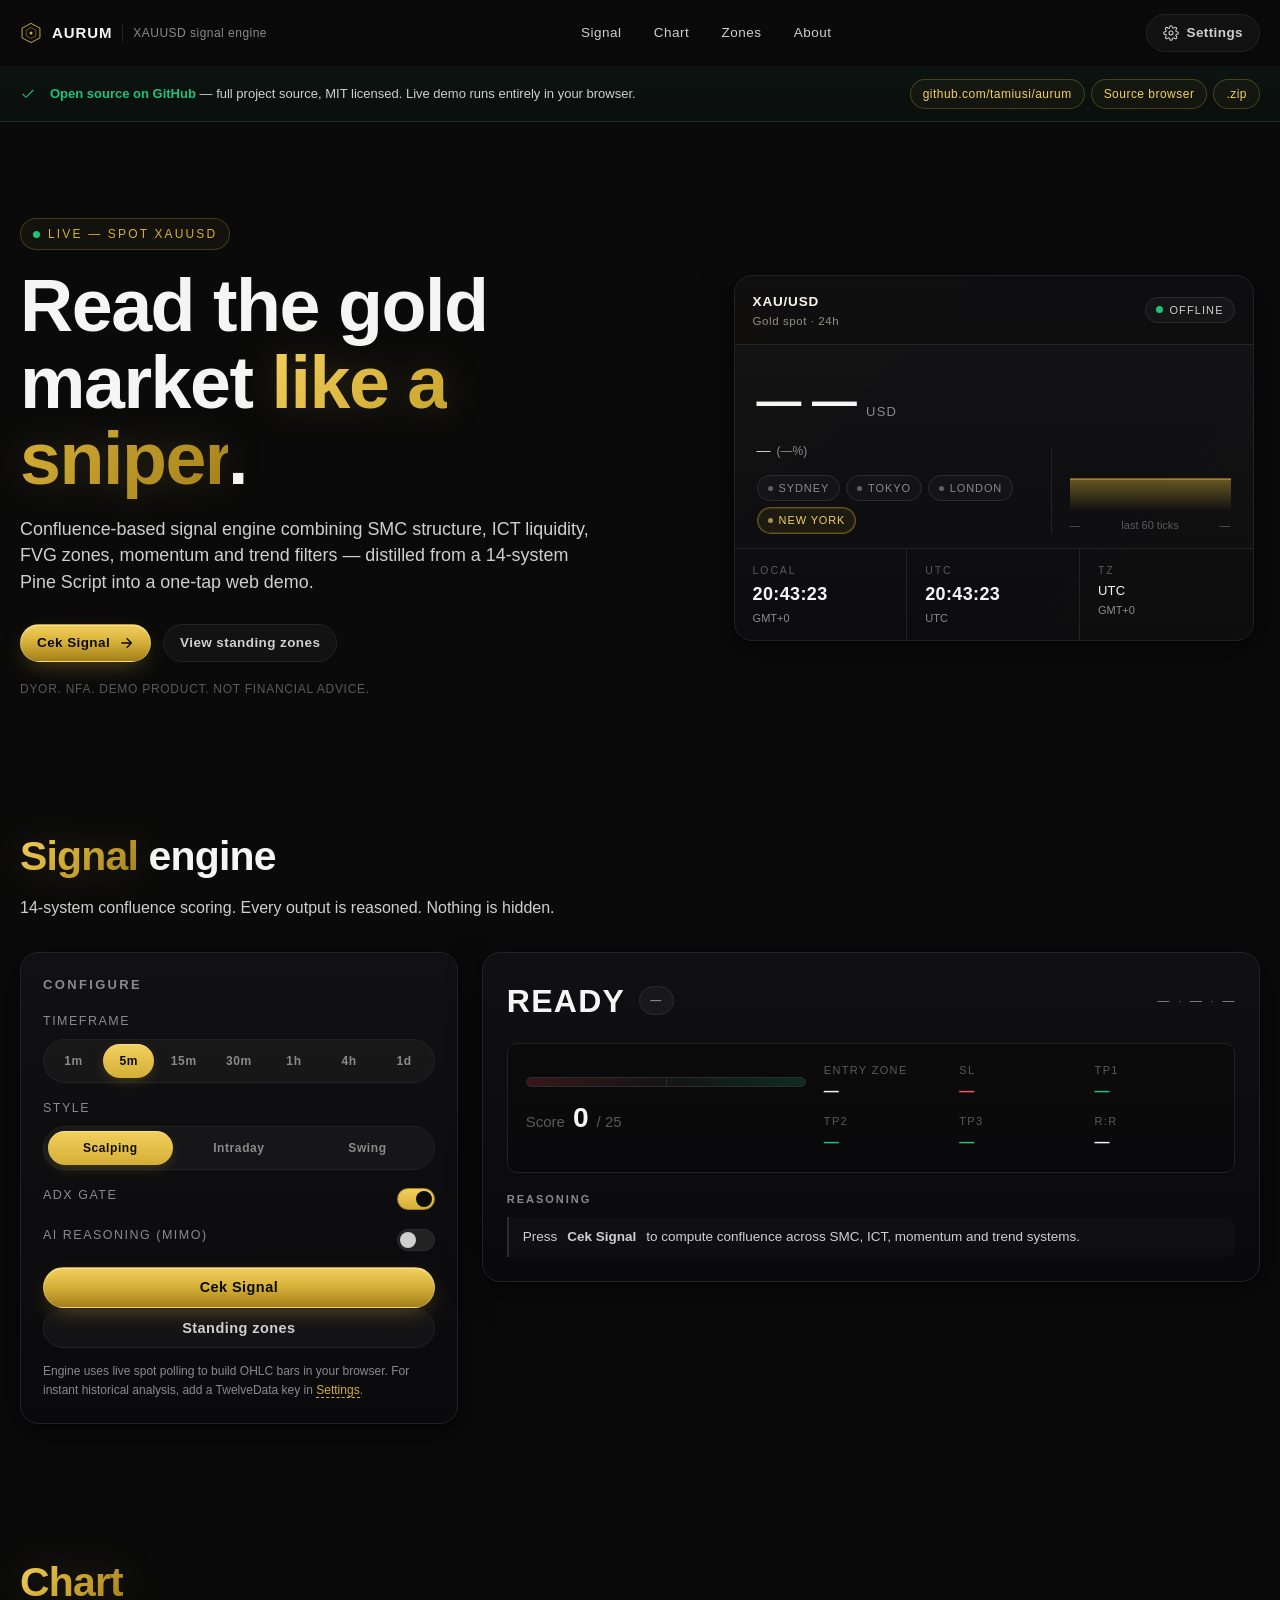
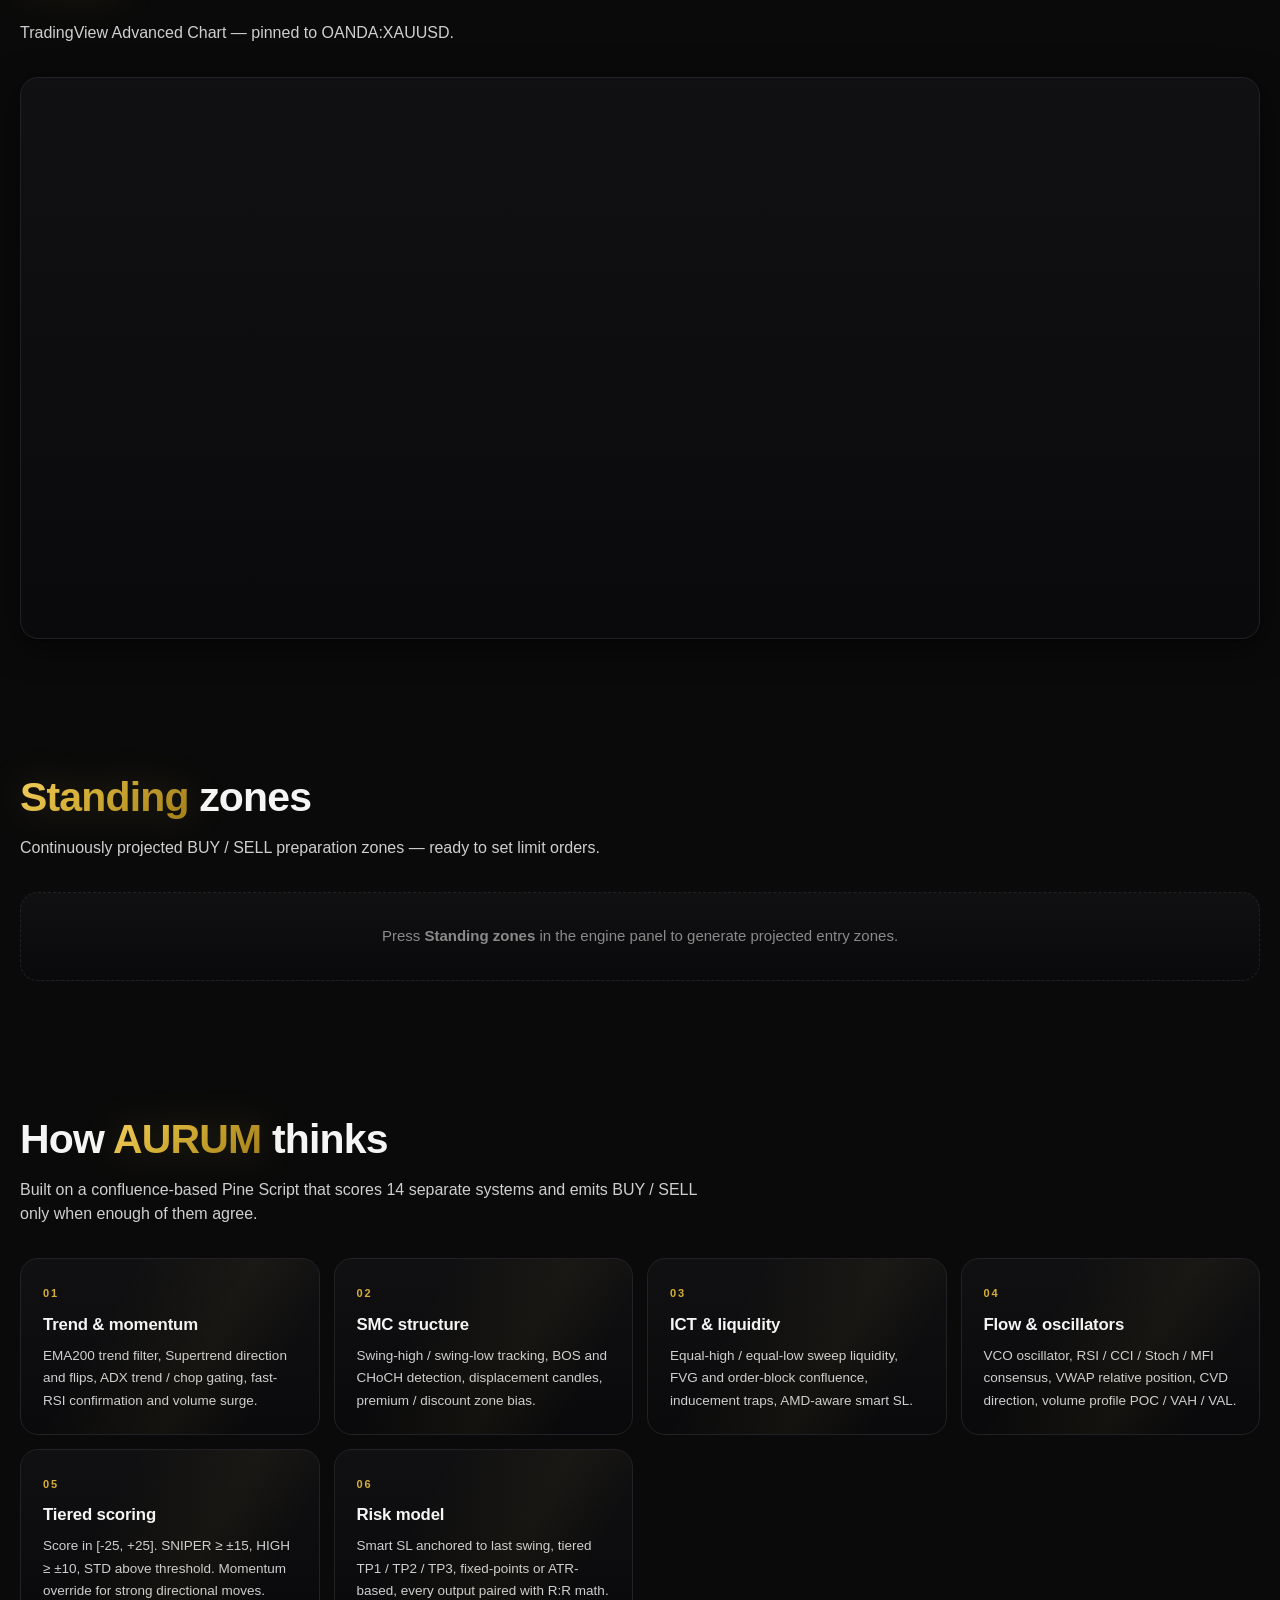
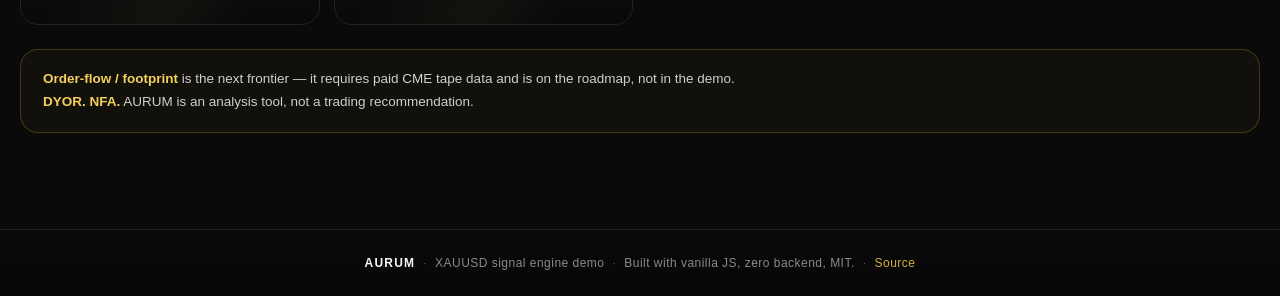
<file: index.html>
<!doctype html>
<html lang="en">
<head>
<meta charset="utf-8">
<meta name="viewport" content="width=device-width, initial-scale=1, viewport-fit=cover">
<meta name="theme-color" content="#0a0a0a">
<meta name="description" content="AURUM — XAUUSD live price and AI-assisted trading signal engine. Confluence-based scoring across SMC, ICT, and momentum systems. DYOR. NFA.">
<meta name="color-scheme" content="dark">
<title>AURUM — XAUUSD Signal Engine</title>
<link rel="preload" as="image" href="assets/bg.jpg" imagesrcset="assets/bg-mobile.jpg 1280w, assets/bg.jpg 2560w" imagesizes="100vw">
<link rel="stylesheet" href="css/style.css">
<link rel="icon" href="data:image/svg+xml;utf8,<svg xmlns='http://www.w3.org/2000/svg' viewBox='0 0 64 64'><text x='32' y='44' font-size='44' text-anchor='middle' fill='%23D4AF37' font-family='serif' font-weight='900'>A</text></svg>">
</head>
<body>

<div class="bg-layer" aria-hidden="true">
  <div class="bg-img" id="bgImg"></div>
  <div class="bg-grain"></div>
  <div class="bg-vignette"></div>
  <div class="bg-grid"></div>
</div>

<canvas id="cursorCanvas" aria-hidden="true"></canvas>

<header class="topbar" role="banner">
  <div class="topbar__inner">
    <a class="brand" href="#top" aria-label="AURUM home">
      <span class="brand__logo" aria-hidden="true">
        <svg viewBox="0 0 32 32" width="22" height="22"><path d="M16 2 L29 9 L29 23 L16 30 L3 23 L3 9 Z" fill="none" stroke="currentColor" stroke-width="1.4"/><path d="M16 8 L23 12 L23 20 L16 24 L9 20 L9 12 Z" fill="none" stroke="currentColor" stroke-width="1.2" opacity=".6"/><circle cx="16" cy="16" r="2.2" fill="currentColor"/></svg>
      </span>
      <span class="brand__name">AURUM</span>
      <span class="brand__tag">XAUUSD signal engine</span>
    </a>

    <nav class="topbar__nav" aria-label="Primary">
      <a href="#engine" class="nav-link" data-blink>Signal</a>
      <a href="#chart" class="nav-link" data-blink>Chart</a>
      <a href="#zones" class="nav-link" data-blink>Zones</a>
      <a href="#about" class="nav-link" data-blink>About</a>
    </nav>

    <div class="topbar__actions">
      <button class="btn btn--ghost" id="settingsBtn" aria-haspopup="dialog" data-blink>
        <svg viewBox="0 0 24 24" width="16" height="16" fill="none" stroke="currentColor" stroke-width="1.6" aria-hidden="true"><circle cx="12" cy="12" r="3"/><path d="M19.4 15a1.7 1.7 0 0 0 .3 1.8l.1.1a2 2 0 1 1-2.8 2.8l-.1-.1a1.7 1.7 0 0 0-1.8-.3 1.7 1.7 0 0 0-1 1.5V21a2 2 0 0 1-4 0v-.1a1.7 1.7 0 0 0-1-1.5 1.7 1.7 0 0 0-1.8.3l-.1.1a2 2 0 1 1-2.8-2.8l.1-.1a1.7 1.7 0 0 0 .3-1.8 1.7 1.7 0 0 0-1.5-1H3a2 2 0 0 1 0-4h.1a1.7 1.7 0 0 0 1.5-1 1.7 1.7 0 0 0-.3-1.8l-.1-.1a2 2 0 1 1 2.8-2.8l.1.1a1.7 1.7 0 0 0 1.8.3h.1a1.7 1.7 0 0 0 1-1.5V3a2 2 0 0 1 4 0v.1a1.7 1.7 0 0 0 1 1.5 1.7 1.7 0 0 0 1.8-.3l.1-.1a2 2 0 1 1 2.8 2.8l-.1.1a1.7 1.7 0 0 0-.3 1.8v.1a1.7 1.7 0 0 0 1.5 1H21a2 2 0 0 1 0 4h-.1a1.7 1.7 0 0 0-1.5 1z"/></svg>
        Settings
      </button>
    </div>
  </div>
</header>

<main id="top">
  <!-- Mirror notice banner -->
  <div id="mirrorNotice" class="mirror-notice is-resolved" role="status">
    <div class="container mirror-notice__inner">
      <span class="mirror-notice__icon" aria-hidden="true">
        <svg viewBox="0 0 24 24" width="16" height="16" fill="none" stroke="currentColor" stroke-width="1.6"><path d="M20 6L9 17l-5-5"/></svg>
      </span>
      <span class="mirror-notice__text">
        <strong>Open source on GitHub</strong> &mdash; full project source, MIT licensed. Live demo runs entirely in your browser.
      </span>
      <span class="mirror-notice__links">
        <a id="githubLink" class="mirror-notice__link" href="https://github.com/tamiusi/aurum" target="_blank" rel="noopener" data-blink>github.com/tamiusi/aurum</a>
        <a id="sourceLink" class="mirror-notice__link" href="source/" data-blink>Source browser</a>
        <a id="downloadSource" class="mirror-notice__link" href="aurum-source.zip" download data-blink>.zip</a>
      </span>
    </div>
  </div>

  <!-- HERO -->
  <section class="hero">
    <div class="hero__inner">

      <div class="hero__left">
        <div class="eyebrow">
          <span class="dot dot--live"></span>
          <span>LIVE — spot XAUUSD</span>
        </div>

        <h1 class="hero__title">
          Read the gold market
          <span class="grad">like a sniper</span>.
        </h1>

        <p class="hero__sub">
          Confluence-based signal engine combining SMC structure, ICT liquidity, FVG zones, momentum
          and trend filters — distilled from a 14-system Pine Script into a one-tap web demo.
        </p>

        <div class="hero__cta">
          <a class="btn btn--primary" href="#engine" data-blink>
            <span>Cek Signal</span>
            <svg viewBox="0 0 24 24" width="16" height="16" fill="none" stroke="currentColor" stroke-width="2" aria-hidden="true"><path d="M5 12h14M13 5l7 7-7 7"/></svg>
          </a>
          <a class="btn btn--ghost" href="#zones" data-blink>View standing zones</a>
        </div>

        <div class="hero__meta">
          <span>DYOR. NFA. Demo product. Not financial advice.</span>
        </div>
      </div>

      <div class="hero__right">
        <article class="price-card" id="priceCard" aria-live="polite">
          <header class="price-card__header">
            <div class="symbol">
              <span class="symbol__main">XAU/USD</span>
              <span class="symbol__sub">Gold spot · 24h</span>
            </div>
            <span class="badge badge--live"><span class="dot dot--live"></span><span id="connState">connecting</span></span>
          </header>

          <div class="price-card__body">
            <div class="price-card__quote">
              <div class="quote">
                <span class="quote__price" id="priceMain">— —</span>
                <span class="quote__unit">USD</span>
              </div>
              <div class="quote__delta" id="priceDelta">
                <span id="priceDeltaAbs">—</span>
                <span id="priceDeltaPct" class="quote__pct">(—%)</span>
              </div>
              <div class="quote__sessions" id="sessionsTrack">
                <!-- populated by clock.js -->
              </div>
            </div>

            <div class="price-card__sparkline">
              <svg viewBox="0 0 200 64" preserveAspectRatio="none" aria-hidden="true">
                <defs>
                  <linearGradient id="sparkFill" x1="0" y1="0" x2="0" y2="1">
                    <stop offset="0%" stop-color="#D4AF37" stop-opacity="0.45"/>
                    <stop offset="100%" stop-color="#D4AF37" stop-opacity="0"/>
                  </linearGradient>
                </defs>
                <path id="sparkArea" d="M0,32 L200,32 L200,64 L0,64 Z" fill="url(#sparkFill)"/>
                <path id="sparkLine" d="M0,32 L200,32" fill="none" stroke="#D4AF37" stroke-width="1.2"/>
              </svg>
              <div class="price-card__sparkmeta">
                <span id="sparkRangeLow">—</span>
                <span class="muted">last 60 ticks</span>
                <span id="sparkRangeHigh">—</span>
              </div>
            </div>
          </div>

          <footer class="price-card__footer">
            <div class="clock-block">
              <span class="clock-block__label">Local</span>
              <span class="clock-block__time" id="localTime">—</span>
              <span class="clock-block__tz" id="localTz">—</span>
            </div>
            <div class="clock-block">
              <span class="clock-block__label">UTC</span>
              <span class="clock-block__time" id="utcTime">—</span>
              <span class="clock-block__tz">UTC</span>
            </div>
            <div class="clock-block clock-block--wide">
              <span class="clock-block__label">TZ</span>
              <span class="clock-block__time clock-block__time--small" id="tzName">—</span>
              <span class="clock-block__tz" id="tzOffset">—</span>
            </div>
          </footer>
        </article>
      </div>

    </div>
  </section>

  <!-- ENGINE -->
  <section id="engine" class="section">
    <div class="container">
      <header class="section__head">
        <h2 class="section__title"><span class="grad">Signal</span> engine</h2>
        <p class="section__sub">14-system confluence scoring. Every output is reasoned. Nothing is hidden.</p>
      </header>

      <div class="engine-grid">
        <!-- Controls -->
        <aside class="panel panel--controls">
          <h3 class="panel__title">Configure</h3>

          <div class="control">
            <label class="control__label">Timeframe</label>
            <div class="seg" id="tfSeg" role="radiogroup" aria-label="Timeframe">
              <button class="seg__btn" role="radio" data-val="1m">1m</button>
              <button class="seg__btn is-on" role="radio" aria-checked="true" data-val="5m">5m</button>
              <button class="seg__btn" role="radio" data-val="15m">15m</button>
              <button class="seg__btn" role="radio" data-val="30m">30m</button>
              <button class="seg__btn" role="radio" data-val="1h">1h</button>
              <button class="seg__btn" role="radio" data-val="4h">4h</button>
              <button class="seg__btn" role="radio" data-val="1d">1d</button>
            </div>
          </div>

          <div class="control">
            <label class="control__label">Style</label>
            <div class="seg seg--3" id="modeSeg" role="radiogroup" aria-label="Trade style">
              <button class="seg__btn is-on" role="radio" aria-checked="true" data-val="scalping">Scalping</button>
              <button class="seg__btn" role="radio" data-val="intraday">Intraday</button>
              <button class="seg__btn" role="radio" data-val="swing">Swing</button>
            </div>
          </div>

          <div class="control control--row">
            <span class="control__label">ADX gate</span>
            <label class="switch">
              <input type="checkbox" id="adxGate" checked>
              <span class="switch__track"></span>
            </label>
          </div>

          <div class="control control--row">
            <span class="control__label">AI reasoning (MiMo)</span>
            <label class="switch">
              <input type="checkbox" id="aiOn">
              <span class="switch__track"></span>
            </label>
          </div>

          <button id="runSignalBtn" class="btn btn--primary btn--block" data-blink>
            <span class="btn__pulse" aria-hidden="true"></span>
            <span>Cek Signal</span>
          </button>

          <button id="standingBtn" class="btn btn--ghost btn--block" data-blink>
            Standing zones
          </button>

          <p class="panel__hint">
            Engine uses live spot polling to build OHLC bars in your browser. For instant
            historical analysis, add a TwelveData key in <a href="#" id="settingsLinkInline">Settings</a>.
          </p>
        </aside>

        <!-- Output -->
        <div class="panel panel--output">
          <div class="signal-card" id="signalCard" data-state="idle">
            <header class="signal-card__head">
              <div class="signal-card__title">
                <span class="signal-card__verdict" id="verdict">READY</span>
                <span class="signal-card__tier" id="tier">—</span>
              </div>
              <div class="signal-card__meta">
                <span id="sigTf">—</span>
                <span class="sep">·</span>
                <span id="sigStyle">—</span>
                <span class="sep">·</span>
                <span id="sigStamp">—</span>
              </div>
            </header>

            <div class="signal-card__core">
              <div class="signal-score" aria-label="Confluence score">
                <div class="signal-score__bar">
                  <div class="signal-score__zero"></div>
                  <div class="signal-score__fill" id="scoreFill"></div>
                </div>
                <div class="signal-score__nums">
                  <span class="muted">Score</span>
                  <span id="scoreNum">0</span>
                  <span class="muted">/ 25</span>
                </div>
              </div>

              <div class="signal-prices">
                <div class="sp">
                  <span class="sp__lbl">Entry zone</span>
                  <span class="sp__val" id="entryZone">—</span>
                </div>
                <div class="sp">
                  <span class="sp__lbl">SL</span>
                  <span class="sp__val sp__val--sl" id="slVal">—</span>
                </div>
                <div class="sp">
                  <span class="sp__lbl">TP1</span>
                  <span class="sp__val sp__val--tp" id="tp1Val">—</span>
                </div>
                <div class="sp">
                  <span class="sp__lbl">TP2</span>
                  <span class="sp__val sp__val--tp" id="tp2Val">—</span>
                </div>
                <div class="sp">
                  <span class="sp__lbl">TP3</span>
                  <span class="sp__val sp__val--tp" id="tp3Val">—</span>
                </div>
                <div class="sp">
                  <span class="sp__lbl">R:R</span>
                  <span class="sp__val" id="rrVal">—</span>
                </div>
              </div>
            </div>

            <div class="signal-card__reason">
              <h4 class="signal-card__h">Reasoning</h4>
              <ul id="reasonList" class="reason-list">
                <li class="reason-list__empty">Press <strong>Cek Signal</strong> to compute confluence across SMC, ICT, momentum and trend systems.</li>
              </ul>
            </div>

            <div class="signal-card__ai" id="aiBlock" hidden>
              <h4 class="signal-card__h"><span class="ai-pill">AI</span> reasoning</h4>
              <p id="aiReason" class="ai-reason">—</p>
              <p class="ai-source" id="aiSource">Local heuristic · MiMo pending</p>
            </div>
          </div>
        </div>
      </div>
    </div>
  </section>

  <!-- CHART -->
  <section id="chart" class="section">
    <div class="container">
      <header class="section__head">
        <h2 class="section__title"><span class="grad">Chart</span></h2>
        <p class="section__sub">TradingView Advanced Chart — pinned to OANDA:XAUUSD.</p>
      </header>

      <div class="panel panel--chart">
        <div class="tradingview-widget-container">
          <div id="tvChart" class="tv-chart"></div>
        </div>
      </div>
    </div>
  </section>

  <!-- ZONES -->
  <section id="zones" class="section">
    <div class="container">
      <header class="section__head">
        <h2 class="section__title"><span class="grad">Standing</span> zones</h2>
        <p class="section__sub">Continuously projected BUY / SELL preparation zones — ready to set limit orders.</p>
      </header>

      <div class="zones-grid" id="zonesGrid">
        <article class="zone-card zone-card--placeholder">
          <p>Press <strong>Standing zones</strong> in the engine panel to generate projected entry zones.</p>
        </article>
      </div>
    </div>
  </section>

  <!-- ABOUT -->
  <section id="about" class="section section--about">
    <div class="container">
      <header class="section__head">
        <h2 class="section__title">How <span class="grad">AURUM</span> thinks</h2>
        <p class="section__sub">Built on a confluence-based Pine Script that scores 14 separate systems and emits BUY / SELL only when enough of them agree.</p>
      </header>

      <div class="about-grid">
        <div class="about-card">
          <span class="about-card__num">01</span>
          <h3>Trend &amp; momentum</h3>
          <p>EMA200 trend filter, Supertrend direction and flips, ADX trend / chop gating, fast-RSI confirmation and volume surge.</p>
        </div>
        <div class="about-card">
          <span class="about-card__num">02</span>
          <h3>SMC structure</h3>
          <p>Swing-high / swing-low tracking, BOS and CHoCH detection, displacement candles, premium / discount zone bias.</p>
        </div>
        <div class="about-card">
          <span class="about-card__num">03</span>
          <h3>ICT &amp; liquidity</h3>
          <p>Equal-high / equal-low sweep liquidity, FVG and order-block confluence, inducement traps, AMD-aware smart SL.</p>
        </div>
        <div class="about-card">
          <span class="about-card__num">04</span>
          <h3>Flow &amp; oscillators</h3>
          <p>VCO oscillator, RSI / CCI / Stoch / MFI consensus, VWAP relative position, CVD direction, volume profile POC / VAH / VAL.</p>
        </div>
        <div class="about-card">
          <span class="about-card__num">05</span>
          <h3>Tiered scoring</h3>
          <p>Score in [-25, +25]. SNIPER ≥ ±15, HIGH ≥ ±10, STD above threshold. Momentum override for strong directional moves.</p>
        </div>
        <div class="about-card">
          <span class="about-card__num">06</span>
          <h3>Risk model</h3>
          <p>Smart SL anchored to last swing, tiered TP1 / TP2 / TP3, fixed-points or ATR-based, every output paired with R:R math.</p>
        </div>
      </div>

      <div class="callout">
        <strong>Order-flow / footprint</strong> is the next frontier — it requires paid CME tape data and is on the roadmap, not in the demo.
        <br><strong>DYOR. NFA.</strong> AURUM is an analysis tool, not a trading recommendation.
      </div>
    </div>
  </section>
</main>

<footer class="footer">
  <div class="container footer__inner">
    <span class="footer__brand">AURUM</span>
    <span class="footer__sep">·</span>
    <span>XAUUSD signal engine demo</span>
    <span class="footer__sep">·</span>
    <span>Built with vanilla JS, zero backend, MIT.</span>
    <span class="footer__sep">·</span>
    <a href="https://github.com/tamiusi/aurum" target="_blank" rel="noopener">Source</a>
  </div>
</footer>

<!-- Settings dialog -->
<dialog id="settingsDlg" class="dlg">
  <form method="dialog" class="dlg__form">
    <header class="dlg__head">
      <h3>Settings</h3>
      <button class="dlg__close" value="cancel" aria-label="Close">×</button>
    </header>

    <div class="dlg__body">
      <label class="field">
        <span class="field__label">TwelveData API key (optional)</span>
        <input type="password" id="tdKey" autocomplete="off" placeholder="paste key — stored only in your browser">
        <span class="field__hint">Free tier on twelvedata.com gives 800 req/day. Without a key, AURUM still works using live spot polling.</span>
      </label>

      <label class="field">
        <span class="field__label">MiMo API key (optional)</span>
        <input type="password" id="mimoKey" autocomplete="off" placeholder="paste key — stored only in your browser">
        <span class="field__hint">When MiMo platform is live, paste the key here to unlock AI reasoning.</span>
      </label>

      <label class="field">
        <span class="field__label">MiMo endpoint</span>
        <input type="text" id="mimoEndpoint" autocomplete="off" placeholder="https://token-plan-sgp.xiaomimimo.com/v1">
        <span class="field__hint">OpenAI-compatible base URL. Leave default unless your account uses a different region.</span>
      </label>

      <label class="field">
        <span class="field__label">MiMo model</span>
        <input type="text" id="mimoModel" autocomplete="off" placeholder="mimo-v2.5-pro">
        <span class="field__hint">Model id used for AI reasoning calls.</span>
      </label>

      <label class="field">
        <span class="field__label">Reduce motion</span>
        <input type="checkbox" id="reducedMotion">
        <span class="field__hint">Disable cursor trail, glow blinks and bg parallax.</span>
      </label>
    </div>

    <footer class="dlg__foot">
      <button class="btn btn--ghost" value="cancel">Cancel</button>
      <button class="btn btn--primary" id="saveSettings" type="submit">Save</button>
    </footer>
  </form>
</dialog>

<!-- Toast -->
<div id="toast" class="toast" role="status" aria-live="polite"></div>

<!-- Scripts -->
<script src="js/util.js"></script>
<script src="js/cursor.js"></script>
<script src="js/clock.js"></script>
<script src="js/price.js"></script>
<script src="js/indicators.js"></script>
<script src="js/smc.js"></script>
<script src="js/engine.js"></script>
<script src="js/data.js"></script>
<script src="js/ui.js"></script>
<script src="js/app.js"></script>

</body>
</html>
</file>
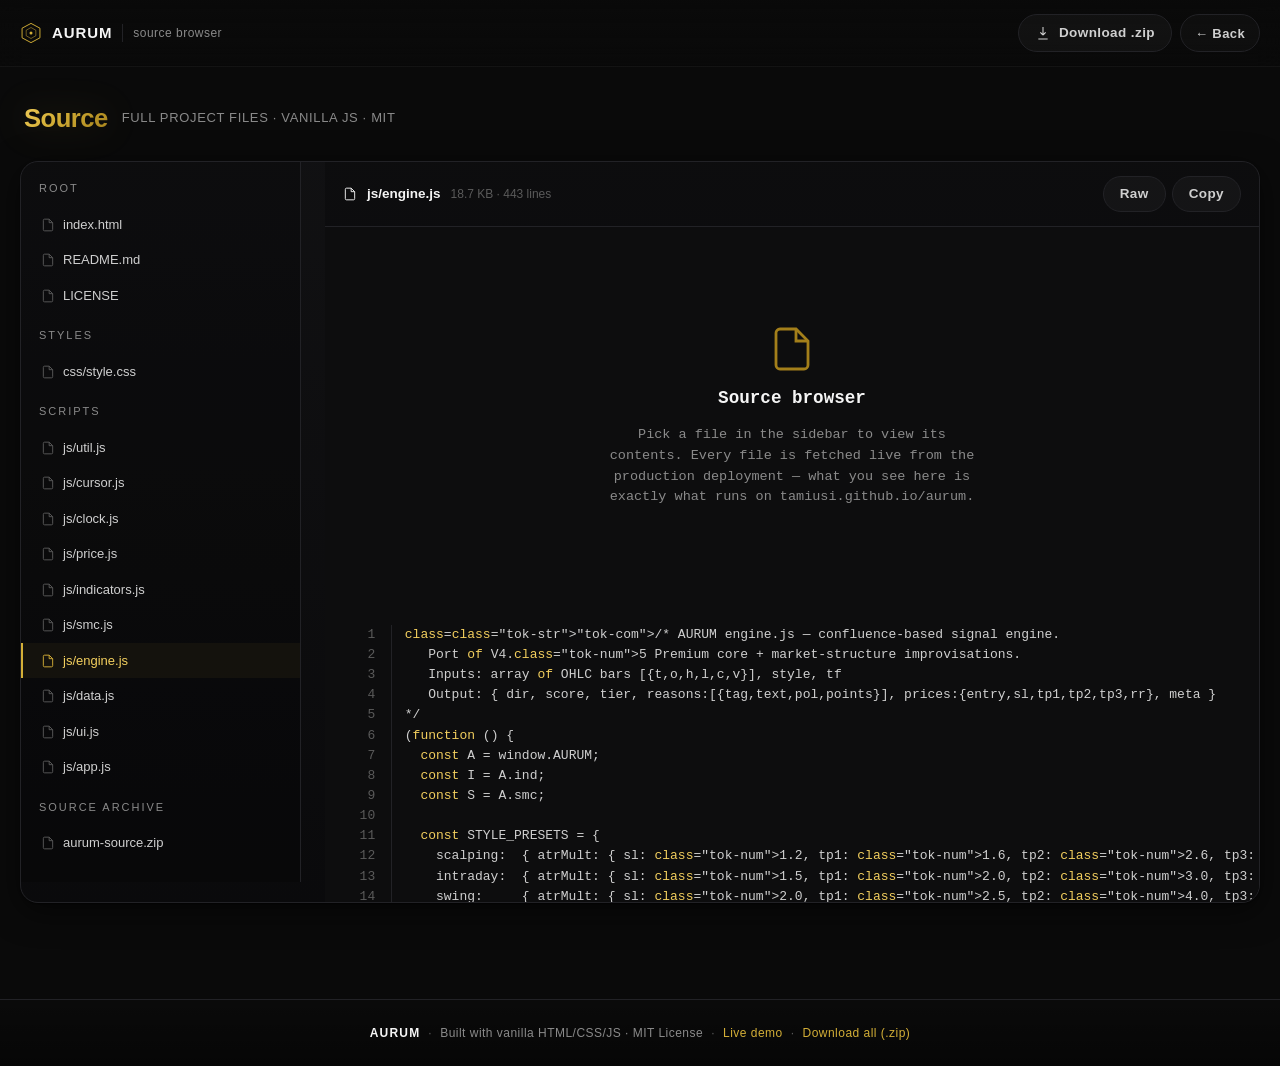
<file: source/index.html>
<!doctype html>
<html lang="en">
<head>
<meta charset="utf-8">
<meta name="viewport" content="width=device-width, initial-scale=1">
<meta name="theme-color" content="#0a0a0a">
<title>AURUM — Source Browser</title>
<link rel="stylesheet" href="../css/style.css">
<style>
  body{padding-top:0}
  .source-app{padding:32px 20px 96px;min-height:100vh;}
  .source-grid{
    display:grid;grid-template-columns:280px 1fr;gap:24px;
    max-width:1280px;margin:0 auto;
    background:linear-gradient(180deg, rgba(18,18,20,.85), rgba(10,10,12,.85));
    border:1px solid var(--border);
    border-radius:var(--r-lg);
    overflow:hidden;
    box-shadow:var(--shadow);
  }
  @media (max-width:780px){.source-grid{grid-template-columns:1fr}}
  .file-tree{
    border-right:1px solid var(--border);
    padding:18px 0;
    max-height:80vh;overflow-y:auto;
    background:rgba(0,0,0,.25);
  }
  @media (max-width:780px){.file-tree{border-right:none;border-bottom:1px solid var(--border);max-height:none}}
  .tree-h{font-size:11px;letter-spacing:.18em;text-transform:uppercase;color:var(--muted);padding:0 18px 10px}
  .tree-group{margin-bottom:14px}
  .tree-item{
    display:flex;align-items:center;gap:8px;
    padding:8px 18px;font-size:13px;color:var(--ink-dim);
    border-left:2px solid transparent;
    cursor:pointer;
    transition:color .2s,background .2s,border-color .2s;
    user-select:none;
  }
  .tree-item:hover{color:var(--ink);background:rgba(255,255,255,.03)}
  .tree-item.is-active{
    color:var(--gold-2);
    background:rgba(212,175,55,.05);
    border-left-color:var(--gold);
  }
  .tree-item__icon{flex-shrink:0;color:var(--muted-2);width:14px;height:14px}
  .tree-item.is-active .tree-item__icon{color:var(--gold)}
  .tree-item__size{margin-left:auto;font-size:11px;color:var(--muted-2);font-feature-settings:"tnum" 1}

  .file-view{display:flex;flex-direction:column;min-width:0}
  .file-view__head{
    display:flex;align-items:center;justify-content:space-between;flex-wrap:wrap;gap:10px;
    padding:14px 18px;border-bottom:1px solid var(--border);
    background:rgba(0,0,0,.25);
  }
  .file-view__title{
    font-size:13.5px;color:var(--ink);font-weight:600;
    display:flex;align-items:center;gap:10px;
    font-feature-settings:"tnum" 1;
  }
  .file-view__title small{color:var(--muted-2);font-weight:400;font-size:12px}
  .file-view__actions{display:flex;gap:6px}
  .file-view__body{
    overflow:auto;max-height:75vh;
    background:#0d0d0e;
    font-family:"JetBrains Mono","Fira Code",ui-monospace,SFMono-Regular,Consolas,monospace;
    font-size:13px;line-height:1.55;
  }
  .file-view__pre{
    margin:0;padding:18px 20px;
    color:var(--ink-dim);
    white-space:pre;
    tab-size:2;
  }
  .file-view__lineno{
    display:inline-block;width:3.6em;color:var(--muted-2);
    text-align:right;padding-right:1.2em;user-select:none;
    border-right:1px solid var(--border);margin-right:1em;
  }
  .empty-state{
    display:flex;flex-direction:column;align-items:center;justify-content:center;
    padding:64px 32px;color:var(--muted);text-align:center;gap:12px;
    min-height:380px;
  }
  .empty-state svg{color:var(--gold-deep)}
  .empty-state h3{font-size:1.1rem;color:var(--ink);font-weight:600}
  .empty-state p{font-size:13.5px;max-width:380px}

  /* simple syntax highlight */
  .tok-key{color:#f3cf5e}
  .tok-str{color:#9bd6a8}
  .tok-num{color:#d4af37}
  .tok-com{color:#5a5a5a;font-style:italic}
  .tok-fn{color:#7fc4ff}
  .tok-tag{color:#ff8aa1}
  .tok-attr{color:#f3cf5e}
  .tok-prop{color:#7fc4ff}

  .source-head{
    max-width:1280px;margin:0 auto 24px;padding:0 4px;
    display:flex;align-items:center;justify-content:space-between;flex-wrap:wrap;gap:14px;
  }
  .source-head h1{
    font-size:1.6rem;font-weight:700;letter-spacing:-.02em;
    display:flex;align-items:center;gap:14px;
  }
  .source-head h1 small{color:var(--muted);font-weight:400;font-size:13px;letter-spacing:.05em;text-transform:uppercase}
  .back-btn{
    color:var(--ink-dim);font-size:13px;
    padding:8px 14px;border-radius:var(--r-pill);
    border:1px solid var(--border);background:rgba(255,255,255,.02);
  }
  .back-btn:hover{color:var(--ink);background:rgba(255,255,255,.05)}
</style>
</head>
<body>

<div class="bg-layer" aria-hidden="true">
  <div class="bg-img"></div>
  <div class="bg-grain"></div>
  <div class="bg-vignette"></div>
  <div class="bg-grid"></div>
</div>

<canvas id="cursorCanvas" aria-hidden="true"></canvas>

<header class="topbar" role="banner">
  <div class="topbar__inner">
    <a class="brand" href="../" aria-label="AURUM home">
      <span class="brand__logo" aria-hidden="true">
        <svg viewBox="0 0 32 32" width="22" height="22"><path d="M16 2 L29 9 L29 23 L16 30 L3 23 L3 9 Z" fill="none" stroke="currentColor" stroke-width="1.4"/><path d="M16 8 L23 12 L23 20 L16 24 L9 20 L9 12 Z" fill="none" stroke="currentColor" stroke-width="1.2" opacity=".6"/><circle cx="16" cy="16" r="2.2" fill="currentColor"/></svg>
      </span>
      <span class="brand__name">AURUM</span>
      <span class="brand__tag">source browser</span>
    </a>
    <div class="topbar__actions">
      <a class="btn btn--ghost" href="../aurum-source.zip" download data-blink>
        <svg viewBox="0 0 24 24" width="16" height="16" fill="none" stroke="currentColor" stroke-width="1.6" aria-hidden="true"><path d="M12 3v12m0 0l-4-4m4 4l4-4M5 21h14"/></svg>
        Download .zip
      </a>
      <a class="btn btn--ghost back-btn" href="../" data-blink>← Back</a>
    </div>
  </div>
</header>

<main class="source-app">
  <div class="source-head">
    <h1><span class="grad">Source</span> <small>full project files · vanilla JS · MIT</small></h1>
  </div>

  <div class="source-grid">
    <aside class="file-tree" id="fileTree" aria-label="File tree"></aside>
    <section class="file-view">
      <header class="file-view__head">
        <div class="file-view__title" id="viewTitle">
          <svg viewBox="0 0 24 24" width="14" height="14" fill="none" stroke="currentColor" stroke-width="1.6"><path d="M14 2H6a2 2 0 0 0-2 2v16a2 2 0 0 0 2 2h12a2 2 0 0 0 2-2V8z"/><path d="M14 2v6h6"/></svg>
          <span>Select a file</span>
        </div>
        <div class="file-view__actions" id="viewActions"></div>
      </header>
      <div class="file-view__body">
        <div class="empty-state" id="emptyState">
          <svg viewBox="0 0 24 24" width="48" height="48" fill="none" stroke="currentColor" stroke-width="1.4"><path d="M14 2H6a2 2 0 0 0-2 2v16a2 2 0 0 0 2 2h12a2 2 0 0 0 2-2V8z"/><path d="M14 2v6h6"/></svg>
          <h3>Source browser</h3>
          <p>Pick a file in the sidebar to view its contents. Every file is fetched live from the production deployment — what you see here is exactly what runs on tamiusi.github.io/aurum.</p>
        </div>
        <pre class="file-view__pre" id="viewPre" hidden></pre>
      </div>
    </section>
  </div>
</main>

<footer class="footer">
  <div class="container footer__inner">
    <span class="footer__brand">AURUM</span>
    <span class="footer__sep">·</span>
    <span>Built with vanilla HTML/CSS/JS · MIT License</span>
    <span class="footer__sep">·</span>
    <a href="../">Live demo</a>
    <span class="footer__sep">·</span>
    <a href="../aurum-source.zip" download>Download all (.zip)</a>
  </div>
</footer>

<script src="../js/util.js"></script>
<script src="../js/cursor.js"></script>
<script>
(function(){
  const FILES = [
    { group: "Root", items: [
      { path: "index.html", lang: "html", desc: "Main app HTML, structure & widgets" },
      { path: "README.md", lang: "md", desc: "Project README" },
      { path: "LICENSE", lang: "txt", desc: "MIT License" },
    ]},
    { group: "Styles", items: [
      { path: "css/style.css", lang: "css", desc: "Theme: black + gold, animated bg, layouts" },
    ]},
    { group: "Scripts", items: [
      { path: "js/util.js", lang: "js", desc: "Utility helpers, event bus, formatters" },
      { path: "js/cursor.js", lang: "js", desc: "Gold cursor trail canvas" },
      { path: "js/clock.js", lang: "js", desc: "Local + UTC + tz auto-detect, market sessions" },
      { path: "js/price.js", lang: "js", desc: "Live spot polling + sparkline" },
      { path: "js/indicators.js", lang: "js", desc: "TA primitives: EMA, RSI, ATR, ADX, Supertrend, CCI, Stoch, VWAP" },
      { path: "js/smc.js", lang: "js", desc: "SMC/ICT structure: swings, BOS/CHoCH, FVG, EQH/EQL, premium/discount" },
      { path: "js/engine.js", lang: "js", desc: "14-system confluence engine + standing zones + MiMo AI call" },
      { path: "js/data.js", lang: "js", desc: "Bar-data fetcher with multi-source CORS-proxied fallback" },
      { path: "js/ui.js", lang: "js", desc: "Segmented controls, dialog, signal/zone rendering" },
      { path: "js/app.js", lang: "js", desc: "App entrypoint, wires events" },
    ]},
    { group: "Source archive", items: [
      { path: "aurum-source.zip", lang: "bin", desc: "Full source bundle (.zip)" },
    ]},
  ];

  const tree = document.getElementById("fileTree");
  const viewTitle = document.getElementById("viewTitle");
  const viewActions = document.getElementById("viewActions");
  const viewPre = document.getElementById("viewPre");
  const emptyState = document.getElementById("emptyState");

  // Build tree
  FILES.forEach(g => {
    const wrap = document.createElement("div");
    wrap.className = "tree-group";
    wrap.innerHTML = `<div class="tree-h">${g.group}</div>`;
    g.items.forEach(it => {
      const a = document.createElement("a");
      a.className = "tree-item";
      a.href = "#" + encodeURIComponent(it.path);
      a.dataset.path = it.path;
      a.dataset.lang = it.lang;
      a.innerHTML = `
        <svg class="tree-item__icon" viewBox="0 0 24 24" width="14" height="14" fill="none" stroke="currentColor" stroke-width="1.6"><path d="M14 2H6a2 2 0 0 0-2 2v16a2 2 0 0 0 2 2h12a2 2 0 0 0 2-2V8z"/><path d="M14 2v6h6"/></svg>
        <span>${it.path}</span>
      `;
      a.addEventListener("click", e => { e.preventDefault(); selectFile(it); });
      wrap.appendChild(a);
    });
    tree.appendChild(wrap);
  });

  function setActive(path) {
    document.querySelectorAll(".tree-item").forEach(el => {
      el.classList.toggle("is-active", el.dataset.path === path);
    });
  }

  function escapeHtml(s) {
    return s.replace(/[&<>"']/g, c => ({"&":"&amp;","<":"&lt;",">":"&gt;",'"':"&quot;","'":"&#39;"}[c]));
  }

  function highlightJS(src) {
    const KW = /\b(const|let|var|function|return|if|else|for|while|do|switch|case|break|continue|new|class|extends|super|this|throw|try|catch|finally|async|await|of|in|typeof|instanceof|null|undefined|true|false|export|import|from|default|void|yield|delete|with)\b/g;
    let out = escapeHtml(src);
    out = out.replace(/(\/\/[^\n]*|\/\*[\s\S]*?\*\/)/g, '<span class="tok-com">$1</span>');
    out = out.replace(/(["'`])((?:\\.|(?!\1).)*?)\1/g, '<span class="tok-str">$1$2$1</span>');
    out = out.replace(/\b(\d+\.?\d*)\b/g, '<span class="tok-num">$1</span>');
    out = out.replace(KW, '<span class="tok-key">$1</span>');
    out = out.replace(/\b([A-Za-z_$][\w$]*)(?=\s*\()/g, '<span class="tok-fn">$1</span>');
    return out;
  }

  function highlightCSS(src) {
    let out = escapeHtml(src);
    out = out.replace(/(\/\*[\s\S]*?\*\/)/g, '<span class="tok-com">$1</span>');
    out = out.replace(/(\#[a-fA-F0-9]{3,8}\b|\b\d+(\.\d+)?(px|em|rem|vh|vw|%|s|ms|deg)?\b)/g, '<span class="tok-num">$1</span>');
    out = out.replace(/("[^"]*"|'[^']*')/g, '<span class="tok-str">$1</span>');
    out = out.replace(/([\w\-]+)(?=\s*:)/g, '<span class="tok-prop">$1</span>');
    out = out.replace(/(@[\w\-]+|--[\w\-]+)/g, '<span class="tok-key">$1</span>');
    return out;
  }

  function highlightHTML(src) {
    let out = escapeHtml(src);
    out = out.replace(/(&lt;!--[\s\S]*?--&gt;)/g, '<span class="tok-com">$1</span>');
    out = out.replace(/(&lt;\/?)([\w\-]+)/g, '$1<span class="tok-tag">$2</span>');
    out = out.replace(/(\s)([\w\-]+)(=)/g, '$1<span class="tok-attr">$2</span>$3');
    out = out.replace(/(="[^"]*"|='[^']*')/g, c => '<span class="tok-str">' + c.slice(1) + '</span>');
    return out;
  }

  function highlight(src, lang) {
    if (lang === "js") return highlightJS(src);
    if (lang === "css") return highlightCSS(src);
    if (lang === "html") return highlightHTML(src);
    return escapeHtml(src);
  }

  function withLineNumbers(html, raw) {
    const lines = raw.split("\n");
    const hlLines = html.split("\n");
    return hlLines.map((l, i) => `<span class="file-view__lineno">${i + 1}</span>${l}`).join("\n");
  }

  async function selectFile(it) {
    history.replaceState(null, "", "#" + encodeURIComponent(it.path));
    setActive(it.path);
    viewTitle.innerHTML = `
      <svg viewBox="0 0 24 24" width="14" height="14" fill="none" stroke="currentColor" stroke-width="1.6"><path d="M14 2H6a2 2 0 0 0-2 2v16a2 2 0 0 0 2 2h12a2 2 0 0 0 2-2V8z"/><path d="M14 2v6h6"/></svg>
      <span>${it.path}</span>
      <small id="byteCount">loading…</small>
    `;
    viewActions.innerHTML = `
      <a class="btn btn--ghost" href="../${it.path}" target="_blank" rel="noopener">Raw</a>
      <button class="btn btn--ghost" id="copyBtn">Copy</button>
    `;
    emptyState.hidden = true;
    viewPre.hidden = false;
    viewPre.textContent = "loading…";

    if (it.lang === "bin") {
      viewPre.hidden = true;
      emptyState.hidden = false;
      emptyState.innerHTML = `
        <svg viewBox="0 0 24 24" width="48" height="48" fill="none" stroke="currentColor" stroke-width="1.4"><path d="M21 15v4a2 2 0 0 1-2 2H5a2 2 0 0 1-2-2v-4M7 10l5 5 5-5M12 15V3"/></svg>
        <h3>Binary file</h3>
        <p><a href="../${it.path}" download class="btn btn--primary">Download ${it.path}</a></p>
      `;
      return;
    }

    try {
      const r = await fetch("../" + it.path, { cache: "no-store" });
      if (!r.ok) throw new Error(r.status);
      const text = await r.text();
      const bc = document.getElementById("byteCount");
      if (bc) bc.textContent = `${(text.length / 1024).toFixed(1)} KB · ${text.split("\n").length} lines`;
      const hl = highlight(text, it.lang);
      viewPre.innerHTML = withLineNumbers(hl, text);
      const copy = document.getElementById("copyBtn");
      if (copy) copy.addEventListener("click", () => {
        navigator.clipboard.writeText(text).then(() => {
          copy.textContent = "Copied";
          setTimeout(() => copy.textContent = "Copy", 1400);
        });
      });
    } catch (e) {
      viewPre.textContent = "Error: " + e.message;
    }
  }

  // Open from hash or default to index.html
  const hash = decodeURIComponent(location.hash.slice(1));
  const initial = (() => {
    for (const g of FILES) for (const it of g.items) if (it.path === hash) return it;
    return FILES[2].items[6]; // engine.js by default
  })();
  if (initial) selectFile(initial);
})();
</script>
</body>
</html>
</file>
<file: css/style.css>
/* AURUM — XAUUSD Signal Engine
   Theme: matte black + warm gold accent (#D4AF37).
   Fully responsive, no framework. */

:root{
  --bg:#0a0a0a;
  --bg-2:#0f0f10;
  --ink:#f5f5f5;
  --ink-dim:#cfcfcf;
  --muted:#8a8a8a;
  --muted-2:#5a5a5a;
  --border:#222226;
  --border-2:#2c2c30;
  --gold:#d4af37;
  --gold-2:#f3cf5e;
  --gold-deep:#a37f1a;
  --gold-glow:rgba(212,175,55,.45);
  --gold-glow-2:rgba(243,207,94,.18);
  --buy:#1ec27a;
  --buy-2:#0e7c4a;
  --sell:#ff4f5a;
  --sell-2:#a4202a;
  --warn:#ffc15c;
  --r-sm:6px;
  --r-md:10px;
  --r-lg:18px;
  --r-pill:999px;
  --shadow:0 1px 1px rgba(0,0,0,.4),0 8px 32px rgba(0,0,0,.55);
  --shadow-gold:0 0 0 1px rgba(212,175,55,.15),0 8px 32px rgba(212,175,55,.08);
  --easing:cubic-bezier(.2,.7,.2,1);
}

*{box-sizing:border-box;margin:0;padding:0}
html,body{background:var(--bg);color:var(--ink);min-height:100%;}
html{scroll-behavior:smooth}
body{
  font-family:-apple-system,BlinkMacSystemFont,"Inter","SF Pro Display",Segoe UI,Roboto,sans-serif;
  font-size:15px;line-height:1.5;
  -webkit-font-smoothing:antialiased;text-rendering:optimizeLegibility;
  overflow-x:hidden;
}
img,svg{display:block;max-width:100%}
a{color:var(--gold);text-decoration:none;transition:color .25s var(--easing)}
a:hover{color:var(--gold-2)}
button{font:inherit;color:inherit;background:none;border:none;cursor:pointer}
::selection{background:var(--gold);color:#000}

/* ============= BACKGROUND LAYERS ============= */
.bg-layer{
  position:fixed;inset:0;z-index:-3;overflow:hidden;
  background:radial-gradient(120% 80% at 70% 0%, #1a1208 0%, #0a0a0a 60%, #050505 100%);
}
.bg-img{
  position:absolute;inset:-3%;
  background-image:url('../assets/bg.jpg');
  background-size:cover;background-position:center;
  filter:saturate(85%) contrast(105%) brightness(.5);
  opacity:.55;
  transform:scale(1.04) translate3d(0,0,0);
  transition:transform 1.4s var(--easing);
  will-change:transform;
}
@media (max-width:780px){.bg-img{background-image:url('../assets/bg-mobile.jpg')}}
.bg-grain{
  position:absolute;inset:0;pointer-events:none;
  background-image:radial-gradient(rgba(255,255,255,.04) 1px,transparent 1px);
  background-size:3px 3px;mix-blend-mode:overlay;opacity:.25;
}
.bg-vignette{
  position:absolute;inset:0;pointer-events:none;
  background:
    radial-gradient(80% 50% at 50% 110%, rgba(212,175,55,.07), transparent 70%),
    linear-gradient(180deg, rgba(0,0,0,.55) 0%, rgba(0,0,0,0) 35%, rgba(0,0,0,0) 65%, rgba(0,0,0,.85) 100%);
}
.bg-grid{
  position:absolute;inset:0;pointer-events:none;opacity:.08;
  background-image:
    linear-gradient(to right, rgba(255,255,255,.4) 1px, transparent 1px),
    linear-gradient(to bottom, rgba(255,255,255,.4) 1px, transparent 1px);
  background-size:80px 80px;
  mask-image:radial-gradient(ellipse at center, #000 30%, transparent 70%);
}

@keyframes bgFloat{
  0%,100%{transform:scale(1.04) translate3d(0,0,0)}
  50%{transform:scale(1.06) translate3d(0,-1.5%,0)}
}
@media (prefers-reduced-motion:no-preference){
  .bg-img{animation:bgFloat 24s var(--easing) infinite}
}
body.reduced-motion .bg-img{animation:none!important}

/* ============= CURSOR CANVAS ============= */
#cursorCanvas{
  position:fixed;inset:0;pointer-events:none;z-index:9999;
  mix-blend-mode:screen;
}
@media (hover:none),(pointer:coarse){#cursorCanvas{display:none}}

/* ============= MIRROR NOTICE ============= */
.mirror-notice{
  position:relative;z-index:10;
  background:linear-gradient(180deg, rgba(212,175,55,.06), rgba(212,175,55,.02));
  border-bottom:1px solid rgba(212,175,55,.18);
  font-size:13px;
  color:var(--ink-dim);
}
.mirror-notice__inner{
  display:flex;flex-wrap:wrap;align-items:center;gap:14px;padding:12px 20px;
}
.mirror-notice__icon{display:inline-flex;color:var(--gold)}
.mirror-notice__text{flex:1;min-width:240px;line-height:1.5}
.mirror-notice__text strong{color:var(--gold-2);font-weight:600}
.mirror-notice__links{display:flex;flex-wrap:wrap;gap:6px}
.mirror-notice__link{
  display:inline-flex;align-items:center;gap:6px;
  padding:5px 12px;border-radius:var(--r-pill);
  border:1px solid rgba(212,175,55,.28);
  color:var(--gold-2);font-size:12px;letter-spacing:.04em;
  background:rgba(212,175,55,.04);
  transition:background .25s,color .25s,border-color .25s;
}
.mirror-notice__link:hover{background:rgba(212,175,55,.12);color:var(--gold-2)}
.mirror-notice__link.is-pending{
  color:var(--muted);border-color:var(--border-2);background:rgba(255,255,255,.02);
  pointer-events:none;
}
.mirror-notice__link.is-pending::before{
  content:"";width:6px;height:6px;border-radius:50%;background:var(--muted);margin-right:6px;
  animation:dotPulse 1.6s ease-out infinite;
}
.mirror-notice.is-resolved{
  background:linear-gradient(180deg, rgba(30,194,122,.05), rgba(30,194,122,.02));
  border-bottom-color:rgba(30,194,122,.2);
}
.mirror-notice.is-resolved .mirror-notice__icon{color:var(--buy)}
.mirror-notice.is-resolved .mirror-notice__text strong{color:var(--buy)}
@media (max-width:680px){
  .mirror-notice__inner{padding:10px 16px}
  .mirror-notice__text{font-size:12.5px}
}

/* ============= TOPBAR ============= */
.topbar{
  position:sticky;top:0;z-index:50;
  background:linear-gradient(180deg, rgba(10,10,10,.85), rgba(10,10,10,.55) 70%, transparent);
  backdrop-filter:blur(14px) saturate(120%);
  -webkit-backdrop-filter:blur(14px) saturate(120%);
  border-bottom:1px solid rgba(255,255,255,.04);
}
.topbar__inner{
  max-width:1280px;margin:0 auto;padding:14px 20px;
  display:flex;align-items:center;justify-content:space-between;gap:18px;
}
.brand{
  display:flex;align-items:center;gap:10px;color:var(--ink);
  font-weight:700;letter-spacing:.06em;
}
.brand__logo{color:var(--gold);display:inline-flex}
.brand__name{font-size:15px}
.brand__tag{
  display:none;color:var(--muted);font-weight:500;letter-spacing:.04em;font-size:12px;
  padding-left:10px;border-left:1px solid var(--border);
}
@media (min-width:680px){.brand__tag{display:inline}}

.topbar__nav{display:none;gap:4px}
@media (min-width:920px){.topbar__nav{display:flex}}
.nav-link{
  position:relative;color:var(--ink-dim);font-size:13.5px;letter-spacing:.04em;
  padding:8px 14px;border-radius:var(--r-pill);
  transition:color .25s var(--easing),background .25s var(--easing);
}
.nav-link:hover{color:var(--ink);background:rgba(255,255,255,.04)}

.topbar__actions{display:flex;gap:8px}

/* ============= BUTTONS ============= */
.btn{
  display:inline-flex;align-items:center;justify-content:center;gap:8px;
  padding:10px 16px;border-radius:var(--r-pill);
  font-size:13.5px;font-weight:600;letter-spacing:.03em;
  border:1px solid transparent;cursor:pointer;
  transition:transform .2s var(--easing), background .25s var(--easing), border-color .25s var(--easing), box-shadow .25s var(--easing), color .25s var(--easing);
  position:relative;overflow:hidden;line-height:1;
}
.btn:active{transform:translateY(1px)}
.btn:focus-visible{outline:2px solid var(--gold);outline-offset:2px}

.btn--primary{
  color:#0b0b0b;
  background:linear-gradient(180deg, var(--gold-2) 0%, var(--gold) 50%, var(--gold-deep) 100%);
  border-color:rgba(255,255,255,.18);
  box-shadow:0 8px 24px -8px var(--gold-glow), inset 0 1px 0 rgba(255,255,255,.35);
}
.btn--primary:hover{
  filter:brightness(1.08);
  box-shadow:0 10px 28px -8px var(--gold-glow), inset 0 1px 0 rgba(255,255,255,.45);
}
.btn--ghost{
  color:var(--ink-dim);
  background:rgba(255,255,255,.03);
  border-color:var(--border);
}
.btn--ghost:hover{color:var(--ink);border-color:var(--border-2);background:rgba(255,255,255,.06)}
.btn--block{width:100%;padding:12px 16px;font-size:14.5px}
.btn__pulse{
  position:absolute;inset:0;border-radius:inherit;pointer-events:none;
  box-shadow:0 0 0 0 rgba(212,175,55,.7);
}
.btn--primary .btn__pulse{animation:btnPulse 2.4s ease-out infinite}
@keyframes btnPulse{
  0%{box-shadow:0 0 0 0 rgba(212,175,55,.55)}
  70%{box-shadow:0 0 0 14px rgba(212,175,55,0)}
  100%{box-shadow:0 0 0 0 rgba(212,175,55,0)}
}

/* ============= HERO ============= */
.hero{padding:64px 20px 40px;position:relative}
.hero__inner{
  max-width:1280px;margin:0 auto;
  display:grid;grid-template-columns:1fr;gap:32px;align-items:center;
}
@media (min-width:1020px){
  .hero{padding:96px 20px 64px}
  .hero__inner{grid-template-columns:1.1fr .9fr;gap:56px}
}
.eyebrow{
  display:inline-flex;align-items:center;gap:8px;
  font-size:12px;letter-spacing:.18em;text-transform:uppercase;
  color:var(--gold);margin-bottom:18px;
  padding:6px 12px;border:1px solid rgba(212,175,55,.25);
  border-radius:var(--r-pill);
  background:rgba(212,175,55,.05);
}
.hero__title{
  font-size:clamp(2.2rem, 5.8vw, 4.6rem);
  font-weight:700;line-height:1.04;letter-spacing:-.02em;
  margin-bottom:18px;
}
.grad{
  background:linear-gradient(135deg, var(--gold-2) 0%, var(--gold) 40%, var(--gold-deep) 100%);
  -webkit-background-clip:text;background-clip:text;color:transparent;
  filter:drop-shadow(0 0 18px rgba(212,175,55,.18));
}
.hero__sub{
  color:var(--ink-dim);font-size:clamp(1rem,1.4vw,1.12rem);
  max-width:580px;margin-bottom:28px;
}
.hero__cta{display:flex;flex-wrap:wrap;gap:12px;margin-bottom:18px}
.hero__meta{color:var(--muted-2);font-size:12px;letter-spacing:.06em;text-transform:uppercase}

/* ============= PRICE CARD ============= */
.hero__right{display:flex;justify-content:center}
.price-card{
  width:100%;max-width:520px;
  background:linear-gradient(180deg, rgba(20,20,22,.92), rgba(12,12,14,.92));
  border:1px solid var(--border);
  border-radius:var(--r-lg);
  box-shadow:var(--shadow);
  overflow:hidden;
  position:relative;
}
.price-card::before{
  content:"";position:absolute;inset:0;pointer-events:none;border-radius:inherit;
  background:linear-gradient(135deg, rgba(212,175,55,.18), transparent 30%, transparent 70%, rgba(212,175,55,.08));
  mix-blend-mode:overlay;
}
.price-card__header{
  display:flex;justify-content:space-between;align-items:center;
  padding:14px 18px;border-bottom:1px solid var(--border);
  background:rgba(0,0,0,.25);
}
.symbol__main{font-weight:700;letter-spacing:.06em;font-size:13.5px}
.symbol__sub{display:block;color:var(--muted);font-size:11.5px;letter-spacing:.05em}
.badge{
  display:inline-flex;align-items:center;gap:6px;
  padding:4px 10px;font-size:11px;letter-spacing:.1em;text-transform:uppercase;
  border-radius:var(--r-pill);border:1px solid var(--border-2);
  background:rgba(255,255,255,.03);color:var(--ink-dim);
}
.dot{width:7px;height:7px;border-radius:50%;background:var(--muted)}
.dot--live{
  background:var(--buy);
  box-shadow:0 0 0 0 rgba(30,194,122,.55);
  animation:dotPulse 1.6s ease-out infinite;
}
@keyframes dotPulse{
  0%{box-shadow:0 0 0 0 rgba(30,194,122,.55)}
  70%{box-shadow:0 0 0 8px rgba(30,194,122,0)}
  100%{box-shadow:0 0 0 0 rgba(30,194,122,0)}
}

.price-card__body{padding:22px 22px 14px;display:grid;grid-template-columns:1fr;gap:18px}
@media (min-width:520px){.price-card__body{grid-template-columns:1.2fr .8fr;gap:24px;align-items:end}}

.quote{display:flex;align-items:baseline;gap:10px;margin-bottom:6px}
.quote__price{
  font-size:clamp(2rem, 5vw, 2.8rem);font-weight:700;letter-spacing:-.02em;
  color:var(--ink);
  font-feature-settings:"tnum" 1,"lnum" 1;
}
.quote__price.flash-up{color:var(--buy);transition:color .8s}
.quote__price.flash-down{color:var(--sell);transition:color .8s}
.quote__unit{color:var(--muted);font-size:13px;letter-spacing:.1em}
.quote__delta{color:var(--ink-dim);font-size:14px;display:flex;gap:6px;align-items:baseline}
.quote__delta.is-up{color:var(--buy)}
.quote__delta.is-down{color:var(--sell)}
.quote__pct{color:var(--muted);font-size:12px}

.quote__sessions{
  margin-top:14px;display:flex;gap:6px;flex-wrap:wrap;
  font-size:11px;letter-spacing:.08em;text-transform:uppercase;
}
.session{
  display:inline-flex;align-items:center;gap:6px;
  padding:4px 10px;border-radius:var(--r-pill);
  border:1px solid var(--border-2);color:var(--muted);
  background:rgba(255,255,255,.02);
  transition:color .25s,border-color .25s,background .25s;
}
.session.is-on{
  color:var(--gold-2);border-color:rgba(212,175,55,.4);
  background:rgba(212,175,55,.08);
  box-shadow:0 0 0 1px rgba(212,175,55,.18) inset;
}
.session__dot{width:5px;height:5px;border-radius:50%;background:currentColor;opacity:.65}

.price-card__sparkline{
  display:flex;flex-direction:column;gap:6px;
  border-left:1px solid var(--border);padding-left:18px;min-width:160px;
}
@media (max-width:519px){.price-card__sparkline{border-left:none;padding-left:0}}
.price-card__sparkline svg{width:100%;height:64px}
.price-card__sparkmeta{
  display:flex;justify-content:space-between;font-size:11px;color:var(--muted-2);
  font-feature-settings:"tnum" 1;
}
.muted{color:var(--muted-2)}

.price-card__footer{
  display:grid;grid-template-columns:repeat(3,1fr);gap:0;
  border-top:1px solid var(--border);
}
.clock-block{
  display:flex;flex-direction:column;gap:2px;
  padding:14px 18px;border-right:1px solid var(--border);
}
.clock-block:last-child{border-right:none}
.clock-block__label{
  font-size:10.5px;letter-spacing:.18em;text-transform:uppercase;color:var(--muted-2);
}
.clock-block__time{
  font-size:18px;font-weight:600;letter-spacing:.02em;
  font-feature-settings:"tnum" 1,"lnum" 1;
}
.clock-block__time--small{font-size:13px;font-weight:500}
.clock-block__tz{font-size:11px;color:var(--muted)}

/* ============= SECTIONS ============= */
.section{padding:64px 20px;position:relative}
.container{max-width:1280px;margin:0 auto}
.section__head{margin-bottom:32px;max-width:680px}
.section__title{
  font-size:clamp(1.8rem,3.2vw,2.6rem);font-weight:700;letter-spacing:-.02em;
  margin-bottom:8px;
}
.section__sub{color:var(--ink-dim);font-size:1rem}

.panel{
  background:linear-gradient(180deg, rgba(18,18,20,.85), rgba(10,10,12,.85));
  border:1px solid var(--border);
  border-radius:var(--r-lg);
  padding:22px;
  box-shadow:var(--shadow);
  position:relative;
}

/* ============= ENGINE ============= */
.engine-grid{
  display:grid;grid-template-columns:1fr;gap:18px;
}
@media (min-width:920px){.engine-grid{grid-template-columns:.9fr 1.6fr;gap:24px;align-items:start}}

.panel--controls{padding:22px}
.panel__title{
  font-size:13px;text-transform:uppercase;letter-spacing:.18em;color:var(--muted);
  margin-bottom:18px;
}
.control{margin-bottom:16px}
.control--row{display:flex;justify-content:space-between;align-items:center;margin:14px 0}
.control__label{font-size:12.5px;color:var(--muted);text-transform:uppercase;letter-spacing:.12em;margin-bottom:8px;display:block}

.seg{
  display:grid;grid-template-columns:repeat(7,1fr);gap:4px;
  padding:4px;border-radius:var(--r-pill);
  background:rgba(255,255,255,.03);border:1px solid var(--border);
}
.seg--3{grid-template-columns:repeat(3,1fr)}
.seg__btn{
  padding:8px 6px;font-size:12px;letter-spacing:.05em;font-weight:600;
  border-radius:var(--r-pill);color:var(--muted);
  transition:color .25s,background .25s,box-shadow .25s;
}
.seg__btn:hover{color:var(--ink-dim)}
.seg__btn.is-on{
  color:#0b0b0b;
  background:linear-gradient(180deg, var(--gold-2), var(--gold));
  box-shadow:inset 0 1px 0 rgba(255,255,255,.35),0 4px 16px -6px var(--gold-glow);
}

.switch{position:relative;width:38px;height:22px;display:inline-block;flex-shrink:0}
.switch input{opacity:0;width:0;height:0;position:absolute}
.switch__track{
  position:absolute;inset:0;border-radius:var(--r-pill);
  background:#222;border:1px solid var(--border-2);
  transition:.25s var(--easing);
}
.switch__track::before{
  content:"";position:absolute;top:2px;left:2px;width:16px;height:16px;
  background:var(--ink-dim);border-radius:50%;transition:.25s var(--easing);
}
.switch input:checked + .switch__track{
  background:linear-gradient(180deg, var(--gold-2), var(--gold));
  border-color:var(--gold-deep);
}
.switch input:checked + .switch__track::before{transform:translateX(16px);background:#0b0b0b}

.panel__hint{
  margin-top:14px;font-size:12px;color:var(--muted);line-height:1.6;
}
.panel__hint a{border-bottom:1px dashed currentColor}

/* signal card */
.panel--output{padding:0;overflow:hidden}
.signal-card{padding:24px;display:flex;flex-direction:column;gap:18px}
.signal-card[data-state="buy"]{
  background:radial-gradient(120% 60% at 0% 0%, rgba(30,194,122,.08), transparent 60%);
}
.signal-card[data-state="sell"]{
  background:radial-gradient(120% 60% at 0% 0%, rgba(255,79,90,.08), transparent 60%);
}
.signal-card[data-state="neutral"]{
  background:radial-gradient(120% 60% at 0% 0%, rgba(255,193,92,.05), transparent 60%);
}

.signal-card__head{display:flex;flex-wrap:wrap;justify-content:space-between;align-items:center;gap:10px}
.signal-card__title{display:flex;align-items:center;gap:14px}
.signal-card__verdict{
  font-size:clamp(1.6rem,2.6vw,2rem);font-weight:800;letter-spacing:.04em;
  color:var(--ink);
}
.signal-card[data-state="buy"] .signal-card__verdict{color:var(--buy)}
.signal-card[data-state="sell"] .signal-card__verdict{color:var(--sell)}
.signal-card[data-state="neutral"] .signal-card__verdict{color:var(--warn)}
.signal-card__tier{
  font-size:11px;font-weight:700;letter-spacing:.18em;text-transform:uppercase;
  padding:5px 10px;border-radius:var(--r-pill);
  background:rgba(255,255,255,.04);border:1px solid var(--border-2);color:var(--muted);
}
.signal-card[data-tier="SNIPER"] .signal-card__tier{
  color:#0b0b0b;background:linear-gradient(180deg, var(--gold-2), var(--gold));border-color:var(--gold-deep);
}
.signal-card[data-tier="HIGH"] .signal-card__tier{color:var(--gold-2);border-color:rgba(212,175,55,.45);background:rgba(212,175,55,.08)}
.signal-card[data-tier="STD"] .signal-card__tier{color:var(--ink-dim);border-color:var(--border-2)}

.signal-card__meta{font-size:12px;color:var(--muted);letter-spacing:.05em;display:flex;gap:8px;align-items:center;flex-wrap:wrap}
.signal-card__meta .sep{color:var(--muted-2)}

/* core */
.signal-card__core{
  display:grid;grid-template-columns:1fr;gap:18px;
  padding:18px;border:1px solid var(--border);border-radius:var(--r-md);
  background:rgba(0,0,0,.25);
}
@media (min-width:680px){.signal-card__core{grid-template-columns:1fr 1.4fr}}
.signal-score{display:flex;flex-direction:column;justify-content:center;gap:10px}
.signal-score__bar{
  position:relative;height:10px;border-radius:var(--r-pill);
  background:linear-gradient(90deg, rgba(255,79,90,.18) 0%, rgba(255,255,255,.04) 50%, rgba(30,194,122,.18) 100%);
  border:1px solid var(--border-2);overflow:hidden;
}
.signal-score__zero{
  position:absolute;left:50%;top:0;bottom:0;width:1px;background:var(--border-2);
}
.signal-score__fill{
  position:absolute;top:0;bottom:0;left:50%;width:0%;
  transition:width .8s var(--easing),background .4s;
  border-radius:var(--r-pill);
}
.signal-score__fill[data-dir="buy"]{background:linear-gradient(90deg, transparent, var(--buy));}
.signal-score__fill[data-dir="sell"]{background:linear-gradient(90deg, var(--sell), transparent);}

.signal-score__nums{display:flex;align-items:baseline;gap:8px}
.signal-score__nums #scoreNum{
  font-size:clamp(1.3rem,2.2vw,1.8rem);font-weight:700;font-feature-settings:"tnum" 1;
}

.signal-prices{
  display:grid;grid-template-columns:repeat(2,1fr);gap:10px 14px;
}
@media (min-width:520px){.signal-prices{grid-template-columns:repeat(3,1fr)}}
.sp{display:flex;flex-direction:column;gap:2px}
.sp__lbl{font-size:11px;letter-spacing:.12em;text-transform:uppercase;color:var(--muted-2)}
.sp__val{font-size:15px;font-weight:600;font-feature-settings:"tnum" 1}
.sp__val--sl{color:var(--sell)}
.sp__val--tp{color:var(--buy)}

.signal-card__h{
  font-size:11px;letter-spacing:.18em;text-transform:uppercase;color:var(--muted);
  margin-bottom:10px;
}
.reason-list{list-style:none;display:flex;flex-direction:column;gap:8px}
.reason-list li{
  padding:10px 14px;border-left:2px solid var(--border-2);
  background:rgba(255,255,255,.02);border-radius:0 var(--r-md) var(--r-md) 0;
  font-size:13.5px;color:var(--ink-dim);
  display:flex;gap:10px;align-items:start;
}
.reason-list li[data-pol="buy"]{border-color:var(--buy)}
.reason-list li[data-pol="sell"]{border-color:var(--sell)}
.reason-list li[data-pol="neutral"]{border-color:var(--warn)}
.reason-list li::before{content:"";display:none}
.reason-list__empty{color:var(--muted)}
.reason-list .tag{
  font-size:10.5px;letter-spacing:.1em;text-transform:uppercase;
  padding:2px 8px;border-radius:var(--r-pill);background:rgba(255,255,255,.04);color:var(--ink-dim);flex-shrink:0;
}
.reason-list li[data-pol="buy"] .tag{color:var(--buy);background:rgba(30,194,122,.08)}
.reason-list li[data-pol="sell"] .tag{color:var(--sell);background:rgba(255,79,90,.08)}

.ai-pill{
  font-size:10px;font-weight:800;letter-spacing:.12em;
  padding:2px 7px;border-radius:var(--r-pill);
  color:#0b0b0b;background:linear-gradient(180deg, var(--gold-2), var(--gold));
  margin-right:4px;
}
.ai-reason{font-size:13.5px;color:var(--ink-dim);line-height:1.65}
.ai-source{font-size:11px;color:var(--muted-2);margin-top:8px;letter-spacing:.05em}

/* ============= CHART ============= */
.panel--chart{padding:0;overflow:hidden}
.tv-chart{height:560px;width:100%}
@media (max-width:680px){.tv-chart{height:420px}}

/* ============= ZONES ============= */
.zones-grid{
  display:grid;grid-template-columns:repeat(auto-fill,minmax(280px,1fr));gap:14px;
}
.zone-card{
  background:linear-gradient(180deg, rgba(18,18,20,.85), rgba(10,10,12,.85));
  border:1px solid var(--border);border-radius:var(--r-lg);padding:18px;
  display:flex;flex-direction:column;gap:8px;
  transition:transform .25s var(--easing),border-color .25s;
}
.zone-card:hover{transform:translateY(-2px);border-color:var(--border-2)}
.zone-card[data-side="buy"]{border-left:3px solid var(--buy)}
.zone-card[data-side="sell"]{border-left:3px solid var(--sell)}
.zone-card__head{display:flex;justify-content:space-between;align-items:center;gap:8px}
.zone-card__side{
  font-size:11px;letter-spacing:.18em;text-transform:uppercase;font-weight:700;
  padding:3px 10px;border-radius:var(--r-pill);
}
.zone-card[data-side="buy"] .zone-card__side{color:var(--buy);background:rgba(30,194,122,.1)}
.zone-card[data-side="sell"] .zone-card__side{color:var(--sell);background:rgba(255,79,90,.1)}
.zone-card__price{font-size:18px;font-weight:700;font-feature-settings:"tnum" 1;letter-spacing:-.01em}
.zone-card__price small{font-size:12px;color:var(--muted);font-weight:500;margin:0 2px}
.zone-card__why{font-size:12.5px;color:var(--ink-dim);line-height:1.55}
.zone-card__meta{font-size:11px;color:var(--muted-2);letter-spacing:.05em;margin-top:auto;display:flex;gap:8px;flex-wrap:wrap}
.zone-card__meta span{padding:2px 8px;border-radius:var(--r-pill);background:rgba(255,255,255,.03)}
.zone-card--placeholder{
  grid-column:1/-1;text-align:center;color:var(--muted);padding:32px;border-style:dashed;
}

/* ============= ABOUT ============= */
.section--about{padding-bottom:96px}
.about-grid{
  display:grid;grid-template-columns:repeat(auto-fill,minmax(280px,1fr));gap:14px;
}
.about-card{
  background:linear-gradient(180deg, rgba(18,18,20,.85), rgba(10,10,12,.85));
  border:1px solid var(--border);border-radius:var(--r-lg);padding:22px;
  position:relative;overflow:hidden;
  transition:border-color .25s,transform .25s var(--easing);
}
.about-card:hover{border-color:var(--border-2);transform:translateY(-2px)}
.about-card::before{
  content:"";position:absolute;inset:-1px;background:linear-gradient(120deg, transparent 30%, rgba(212,175,55,.05) 60%, transparent 80%);
  pointer-events:none;
}
.about-card__num{
  font-size:11px;color:var(--gold);letter-spacing:.18em;font-weight:600;
}
.about-card h3{
  font-size:1.05rem;font-weight:600;margin:8px 0 8px;letter-spacing:-.01em;
}
.about-card p{color:var(--ink-dim);font-size:13.5px;line-height:1.65}

.callout{
  margin-top:24px;padding:18px 22px;border-radius:var(--r-lg);
  border:1px solid rgba(212,175,55,.25);background:rgba(212,175,55,.04);
  color:var(--ink-dim);font-size:13.5px;line-height:1.7;
}
.callout strong{color:var(--gold-2)}

/* ============= FOOTER ============= */
.footer{
  border-top:1px solid var(--border);padding:24px 20px;
  background:linear-gradient(180deg, transparent, rgba(0,0,0,.4));
}
.footer__inner{
  display:flex;flex-wrap:wrap;justify-content:center;gap:8px;
  font-size:12px;color:var(--muted);letter-spacing:.04em;
}
.footer__brand{color:var(--ink);font-weight:700;letter-spacing:.1em}
.footer__sep{color:var(--muted-2)}

/* ============= DIALOG ============= */
.dlg{
  position:fixed;
  top:50%;left:50%;
  transform:translate(-50%,-50%);
  margin:0;
  border:none;padding:0;background:transparent;color:inherit;
  max-width:480px;width:calc(100% - 32px);
}
.dlg::backdrop{background:rgba(0,0,0,.7);backdrop-filter:blur(6px)}
.dlg__form{
  background:linear-gradient(180deg, #1a1a1c, #0f0f12);
  border:1px solid var(--border-2);border-radius:var(--r-lg);
  box-shadow:var(--shadow-gold),var(--shadow);
  overflow:hidden;
}
.dlg__head{
  display:flex;justify-content:space-between;align-items:center;
  padding:16px 20px;border-bottom:1px solid var(--border);
}
.dlg__head h3{font-size:1rem;font-weight:600;letter-spacing:-.01em}
.dlg__close{font-size:24px;color:var(--muted);line-height:1;padding:4px 8px}
.dlg__close:hover{color:var(--ink)}
.dlg__body{padding:20px;display:flex;flex-direction:column;gap:18px}
.dlg__foot{
  display:flex;justify-content:flex-end;gap:8px;
  padding:14px 20px;border-top:1px solid var(--border);
  background:rgba(0,0,0,.25);
}
.field{display:flex;flex-direction:column;gap:6px}
.field__label{font-size:12px;letter-spacing:.08em;text-transform:uppercase;color:var(--muted)}
.field input[type="password"], .field input[type="text"]{
  background:rgba(0,0,0,.4);border:1px solid var(--border-2);
  border-radius:var(--r-md);color:var(--ink);
  padding:10px 12px;font-size:13.5px;font-family:inherit;
  transition:border-color .25s,box-shadow .25s;
}
.field input:focus{outline:none;border-color:var(--gold);box-shadow:0 0 0 3px rgba(212,175,55,.18)}
.field__hint{font-size:11.5px;color:var(--muted-2);line-height:1.5}
.field input[type="checkbox"]{width:18px;height:18px;accent-color:var(--gold)}

/* ============= TOAST ============= */
.toast{
  position:fixed;left:50%;bottom:32px;transform:translateX(-50%) translateY(20px);
  background:rgba(20,20,22,.95);color:var(--ink);
  border:1px solid var(--border-2);border-radius:var(--r-pill);
  padding:10px 18px;font-size:13px;letter-spacing:.02em;
  box-shadow:var(--shadow);
  opacity:0;pointer-events:none;
  transition:opacity .3s var(--easing),transform .3s var(--easing);
  z-index:9000;
}
.toast.is-on{opacity:1;transform:translateX(-50%) translateY(0)}
.toast.toast--err{border-color:var(--sell-2);color:var(--sell)}
.toast.toast--ok{border-color:rgba(212,175,55,.4);color:var(--gold-2)}

/* ============= GOLD HIGHLIGHT BLINK ============= */
@keyframes goldBlink{
  0%,100%{box-shadow:0 0 0 0 rgba(212,175,55,0)}
  50%{box-shadow:0 0 0 4px rgba(212,175,55,.18),0 0 18px 0 rgba(212,175,55,.25)}
}
[data-blink]{position:relative}
[data-blink]:hover{animation:goldBlink 1.6s ease-in-out infinite}
body.reduced-motion [data-blink]:hover{animation:none}

/* number flash */
@keyframes numFlashUp{
  0%{background:rgba(30,194,122,.18)}
  100%{background:transparent}
}
@keyframes numFlashDown{
  0%{background:rgba(255,79,90,.18)}
  100%{background:transparent}
}
.flash-up-bg{animation:numFlashUp .8s ease-out}
.flash-down-bg{animation:numFlashDown .8s ease-out}

/* ============= UTIL ============= */
.is-hidden{display:none!important}
@media (max-width:520px){
  .price-card__footer{grid-template-columns:1fr 1fr}
  .clock-block:nth-child(3){grid-column:1/-1;border-right:none;border-top:1px solid var(--border)}
  .signal-card__core{padding:14px}
  .seg{grid-template-columns:repeat(4,1fr)}
}
</file>
